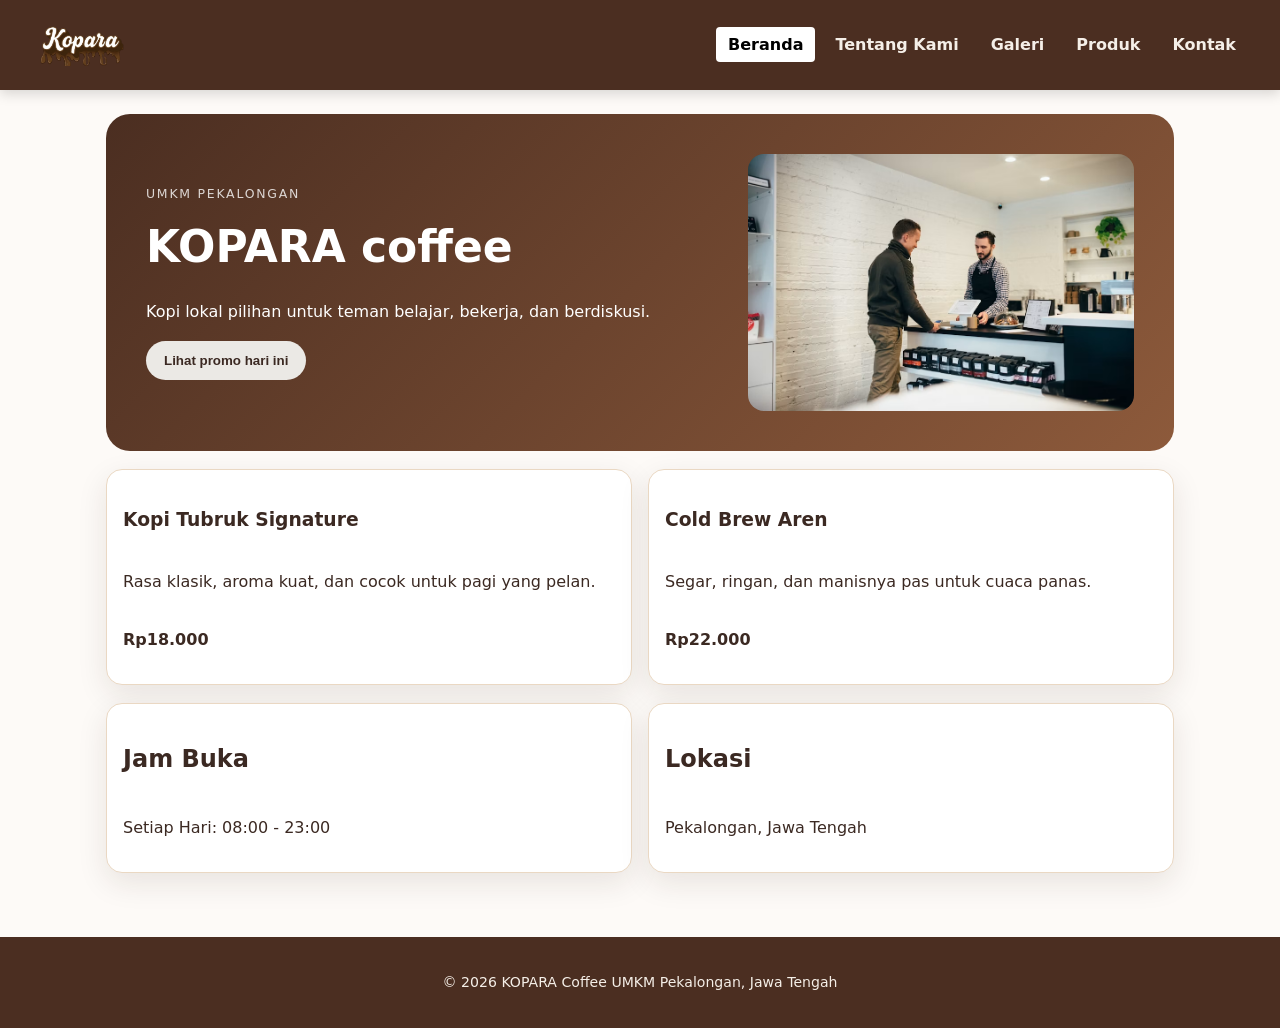
<file: index.html>
<!doctype html>
<html lang="en">
  <head>
    <meta charset="UTF-8" />
    <meta name="viewport" content="width=device-width, initial-scale=1.0" />
    <title>KOPARA_coffee</title>

    <!-- my styles -->
    <link rel="stylesheet" href="css/style.css" />
  </head>
  <body id="beranda">
    <!-- SKIP LINK -->
    <a class="skip-link" href="#main-content">Lewati navigasi, langsung ke konten</a>

    <!-- HEADER / NAVBAR SECTION START -->
    <header class="nav">
      <div class="logo-container brand">
        <img src="assets/images/logo_kopara_2-removebg-preview.png" alt="Logo KOPARA Coffee" class="nav-logo" width="707" height="353">
      </div>
      <nav aria-label="Navigasi utama">
        <ul>
          <li><a href="index.html" aria-current="page">Beranda</a></li>
          <li><a href="tentang.html">Tentang Kami</a></li>
          <li><a href="galeri.html">Galeri</a></li>
          <li><a href="produk.html">Produk</a></li>
          <li><a href="kontak.html">Kontak</a></li>
        </ul>
      </nav>
    </header>
    <!-- HEADER / NAVBAR SECTION END -->

    <!-- MAIN CONTENT SECTION START -->
    <main id="main-content" class="page">
      <!-- HERO SECTION START -->
      <section class="hero" aria-labelledby="hero-title">
        <div class="hero-content">
          <p class="eyebrow">UMKM Pekalongan</p>
          <h1 id="hero-title">KOPARA coffee</h1>
          <p class="lead">
            Kopi lokal pilihan untuk teman belajar, bekerja, dan berdiskusi.
          </p>
          <button id="promoButton" type="button" class="cta-button">
            Lihat promo hari ini
          </button>
        </div>
        <img
          class="hero-image"
          src="assets/images/tentang_kami.png"
          alt="Suasana etalase kedai kopi KOPARA Coffee dengan sajian kopi hangat"
          width="871"
          height="581"
        />
      </section>
      <!-- HERO SECTION END -->

      <!-- PRODUCTS SECTION START -->
      <section class="products" aria-labelledby="judul-produk">
        <h2 id="judul-produk" class="sr-only">Produk Unggulan</h2>
        <article class="product-card">
          <h3>Kopi Tubruk Signature</h3>
          <p>Rasa klasik, aroma kuat, dan cocok untuk pagi yang pelan.</p>
          <p><strong>Rp18.000</strong></p>
        </article>
        <article class="product-card">
          <h3>Cold Brew Aren</h3>
          <p>Segar, ringan, dan manisnya pas untuk cuaca panas.</p>
          <p><strong>Rp22.000</strong></p>
        </article>
      </section>
      <!-- PRODUCTS SECTION END -->

      <!-- INFORMASI SECTION START -->
      <section id="tentang-kami" class="products" aria-label="Informasi">
        <article class="product-card">
          <h2>Jam Buka</h2>
          <p>Setiap Hari: 08:00 - 23:00</p>
        </article>
        <article class="product-card">
          <h2>Lokasi</h2>
          <p>Pekalongan, Jawa Tengah</p>
        </article>
      </section>
      <!-- INFORMASI SECTION END -->
    </main>
    <!-- MAIN CONTENT SECTION END -->

    <!-- FOOTER SECTION START -->
    <footer>
      <p>&copy; 2026 KOPARA Coffee  UMKM Pekalongan, Jawa Tengah</p>
    </footer>
    <!-- FOOTER SECTION END -->

    <!-- SCRIPT SECTION START -->
    <script src="js/script.js"></script>
     <script src="js/app.js" defer></script>
    <!-- SCRIPT SECTION END -->
  </body>
</html>
</file>
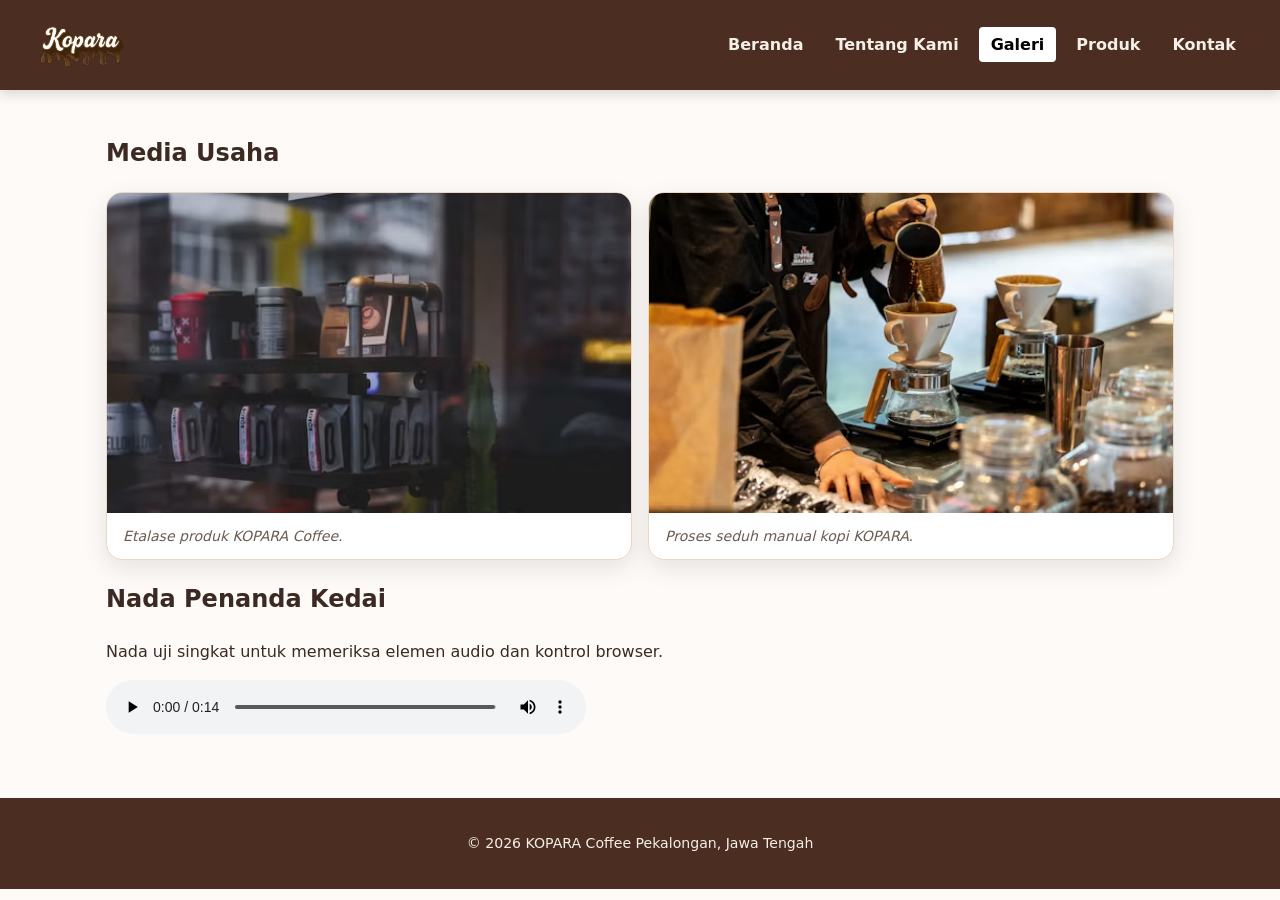
<file: galeri.html>
<!doctype html>
<html lang="id">
  <head>
    <meta charset="UTF-8" />
    <meta name="viewport" content="width=device-width, initial-scale=1.0" />
    <title>Galeri KOPARA Coffee</title>
    <link rel="stylesheet" href="css/style.css" />
  </head>

  <!-- BODY START -->
  <body>

    <!-- HEADER / NAVBAR SECTION START -->
    <header class="nav">
      <div class="logo-container brand">
        <img src="assets/images/logo_kopara_2-removebg-preview.png" alt="Logo KOPARA Coffee" class="nav-logo" width="707" height="353">
      </div>
      <nav aria-label="Navigasi utama">
        <ul>
          <li><a href="index.html">Beranda</a></li>
          <li><a href="tentang.html">Tentang Kami</a></li>
          <li><a href="galeri.html" aria-current="page">Galeri</a></li>
          <li><a href="produk.html">Produk</a></li>
          <li><a href="kontak.html">Kontak</a></li>
        </ul>
      </nav>
    </header>
    <!-- HEADER / NAVBAR SECTION END -->

    <!-- MAIN CONTENT START -->
    <main>

      <!-- GALERI FOTO SECTION START -->
      <section aria-labelledby="media-title">
        <h2 id="media-title">Media Usaha</h2>

        <div class="gallery-grid">
          <figure class="media-card">
            <img
              src="assets/images/galery_2.png"
              alt="Etalase KOPARA Coffee berisi berbagai produk kopi"
              width="500"
              height="667"
              loading="lazy"
            />
            <figcaption>Etalase produk KOPARA Coffee.</figcaption>
          </figure>

          <figure class="media-card">
            <img
              src="assets/images/galery_1.png"
              alt="Barista menuang air panas ke dripper kopi"
              width="500"
              height="333"
              loading="lazy"
            />
            <figcaption>Proses seduh manual kopi KOPARA.</figcaption>
          </figure>
        </div>
      </section>
      <!-- GALERI FOTO SECTION END -->

      <!-- AUDIO SECTION START -->
      <section aria-labelledby="audio-title">
        <h2 id="audio-title">Nada Penanda Kedai</h2>

        <p id="audio-note">
          Nada uji singkat untuk memeriksa elemen audio dan kontrol browser.
        </p>

        <audio
          controls
          aria-describedby="audio-note"
          src="assets/Audio/Audio_galeri.mp3"
        >
          Browser Anda tidak mendukung pemutar audio.
        </audio>
      </section>
      <!-- AUDIO SECTION END -->

    </main>
    <!-- MAIN CONTENT END -->

    <!-- FOOTER SECTION START -->
    <footer>
      <p>&copy; 2026 KOPARA Coffee  Pekalongan, Jawa Tengah</p>
    </footer>
    <!-- FOOTER SECTION END -->

    <!-- SCRIPT SECTION START -->
    <script src="js/app.js" defer></script>
    <!-- SCRIPT SECTION END -->

  </body>
  <!-- BODY END -->
</html>
</file>
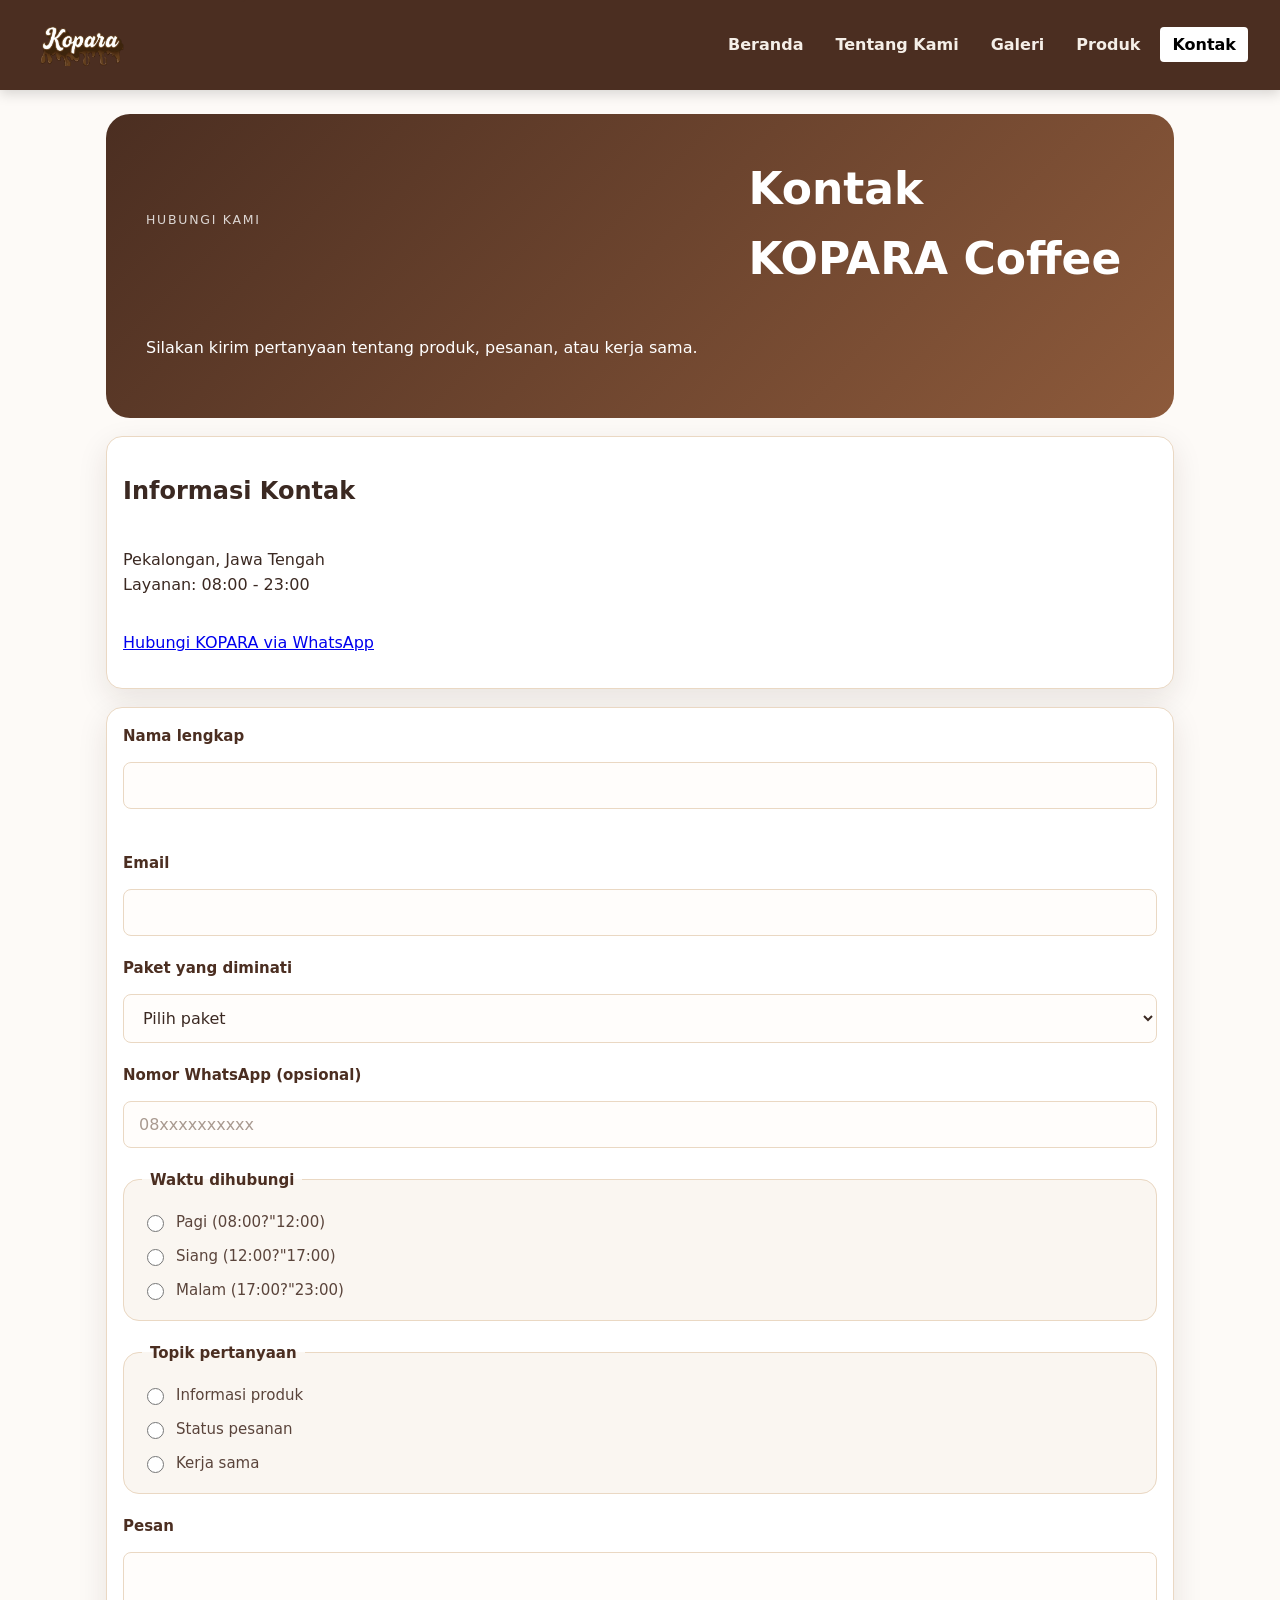
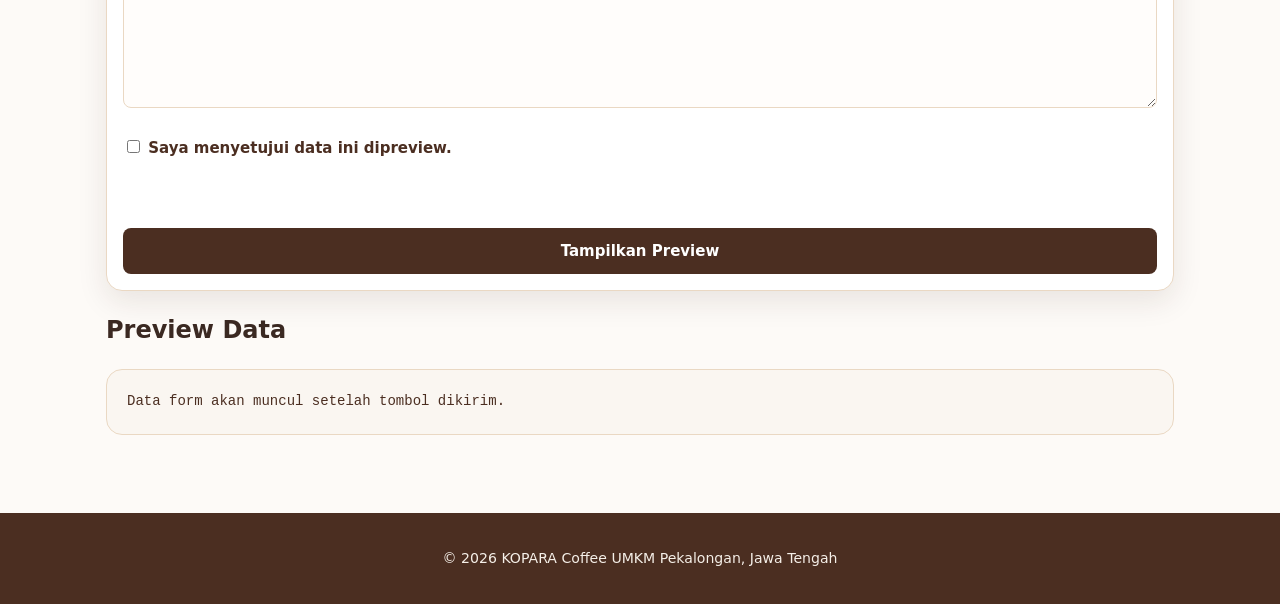
<file: kontak.html>
<!doctype html>
<html lang="id">
  <head>
    <meta charset="utf-8" />
    <meta name="viewport" content="width=device-width, initial-scale=1" />
    <title>Kontak KOPARA Coffee - Website UMKM</title>
    <link rel="stylesheet" href="css/style.css" />
    
  </head>

  <!-- BODY START -->
  <body id="kontak">
    <!-- SKIP LINK -->
    <a class="skip-link" href="#konten">Lewati ke konten utama</a>

    <!-- HEADER / NAVBAR SECTION START -->
    <header class="nav">
      <div class="logo-container brand">
        <img
          src="assets/images/logo_kopara_2-removebg-preview.png"
          alt="Logo KOPARA Coffee"
          class="nav-logo"
          width="707"
          height="353"
        />
      </div>
      <nav aria-label="Navigasi utama">
        <ul>
          <li><a href="index.html">Beranda</a></li>
          <li><a href="tentang.html">Tentang Kami</a></li>
          <li><a href="galeri.html">Galeri</a></li>
          <li><a href="produk.html">Produk</a></li>
          <li><a href="kontak.html" aria-current="page">Kontak</a></li>
        </ul>
      </nav>
    </header>
    <!-- HEADER / NAVBAR SECTION END -->

    <!-- MAIN CONTENT SECTION START -->
    <main id="konten" class="page">
      <!-- HEADER KONTAK START -->
      <section class="hero hero--single">
        <p class="eyebrow">Hubungi Kami</p>
        <h1>Kontak KOPARA Coffee</h1>
        <p class="lead">
          Silakan kirim pertanyaan tentang produk, pesanan, atau kerja sama.
        </p>
      </section>
      <!-- HEADER KONTAK END -->

      <!-- KONTAK SINGKAT SECTION START -->
      <section class="products" aria-label="Kontak">
        <article class="product-card">
          <h2>Informasi Kontak</h2>
          <p>Pekalongan, Jawa Tengah<br />Layanan: 08:00 - 23:00</p>
          <p>
            <a href="https://wa.me/6285124535510"
              >Hubungi KOPARA via WhatsApp</a
            >
          </p>
        </article>
      </section>
      <!-- KONTAK SINGKAT SECTION END -->

      <!-- FORM KONTAK SECTION START -->
      <section class="products form-section" aria-label="Formulir Kontak">
        <article class="product-card form-card">
          <!-- Formulir Kontak perubahan p12 -->
          <form id="form-kontak" action="#" method="post" novalidate>
  
            <div class="field">
              <label for="nama">Nama lengkap</label>
              <input
                id="nama"
                name="nama"
                type="text"
                autocomplete="name"
                required
                minlength="3"
                aria-describedby="nama-error"
          
              />
              <p id="nama-error" class="field-error" aria-live="polite"></p>
            </div>

            <div class="field">
              <label for="email">Email</label>
              <input
                id="email"
                name="email"
                type="email"
                autocomplete="email"
                required
              />
            </div>

            <div class="field">
              <label for="paket">Paket yang diminati</label>
              <select id="paket" name="paket" required>
                <option value="">Pilih paket</option>
                <option value="rumahan">Paket rumahan</option>
                <option value="kantor">Paket kantor</option>
                <option value="reseller">Paket reseller</option>
              </select>
            </div>

            <div class="field">
              <label for="telepon">Nomor WhatsApp (opsional)</label>
              <input
                id="telepon"
                name="telepon"
                type="tel"
                autocomplete="tel"
                pattern="[0-9+ ]{9,15}"
                placeholder="08xxxxxxxxxx"
              />
            </div>

            <fieldset>
              <legend>Waktu dihubungi</legend>
              <label
                ><input type="radio" name="waktu" value="pagi" /> Pagi
                (08:00?"12:00)</label
              >
              <label
                ><input type="radio" name="waktu" value="siang" /> Siang
                (12:00?"17:00)</label
              >
              <label
                ><input type="radio" name="waktu" value="malam" /> Malam
                (17:00?"23:00)</label
              >
            </fieldset>

            <fieldset>
              <legend>Topik pertanyaan</legend>
              <label
                ><input type="radio" name="topik" value="produk" required />
                Informasi produk</label
              >
              <label
                ><input type="radio" name="topik" value="pesanan" /> Status
                pesanan</label
              >
              <label
                ><input type="radio" name="topik" value="kerja-sama" /> Kerja
                sama</label
              >
            </fieldset>

            <div class="field">
              <label for="pesan">Pesan</label>
              <textarea
                id="pesan"
                name="pesan"
                rows="5"
                required
                minlength="10"
              ></textarea>
            </div>
            <div class="field">
         <label>
         <input type="checkbox" id="setuju" name="setuju" required />
          Saya menyetujui data ini dipreview.
         </label>
         <p id="setuju-error" class="field-error" aria-live="polite"></p>
         </div>

          <p id="form-feedback" class="form-feedback" aria-live="polite"></p>

            

            <button type="submit" class="cta-button form-submit">
              Tampilkan Preview
            </button>
          </form>
        </article>
      </section>
      <!-- FORM KONTAK SECTION END -->

      <!-- PREVIEW SECTION START -->
      <section class="preview-section" aria-labelledby="preview-title">
        <h2 id="preview-title">Preview Data</h2>
        <pre id="preview-form" aria-live="polite">
Data form akan muncul setelah tombol dikirim.</pre
        >
      </section>
      <!-- PREVIEW SECTION END -->
    </main>
    <!-- MAIN CONTENT SECTION END -->

    <!-- FOOTER SECTION START -->
    <footer>
      <p>&copy; 2026 KOPARA Coffee  UMKM Pekalongan, Jawa Tengah</p>
    </footer>
    <!-- FOOTER SECTION END -->

    <!-- SCRIPT SECTION START -->
    <script src="js/app.js" defer></script>
    <script src="js/form.js" defer></script>
    <!-- SCRIPT SECTION END --> 
  </body>
  <!-- BODY END -->
</html>
</file>
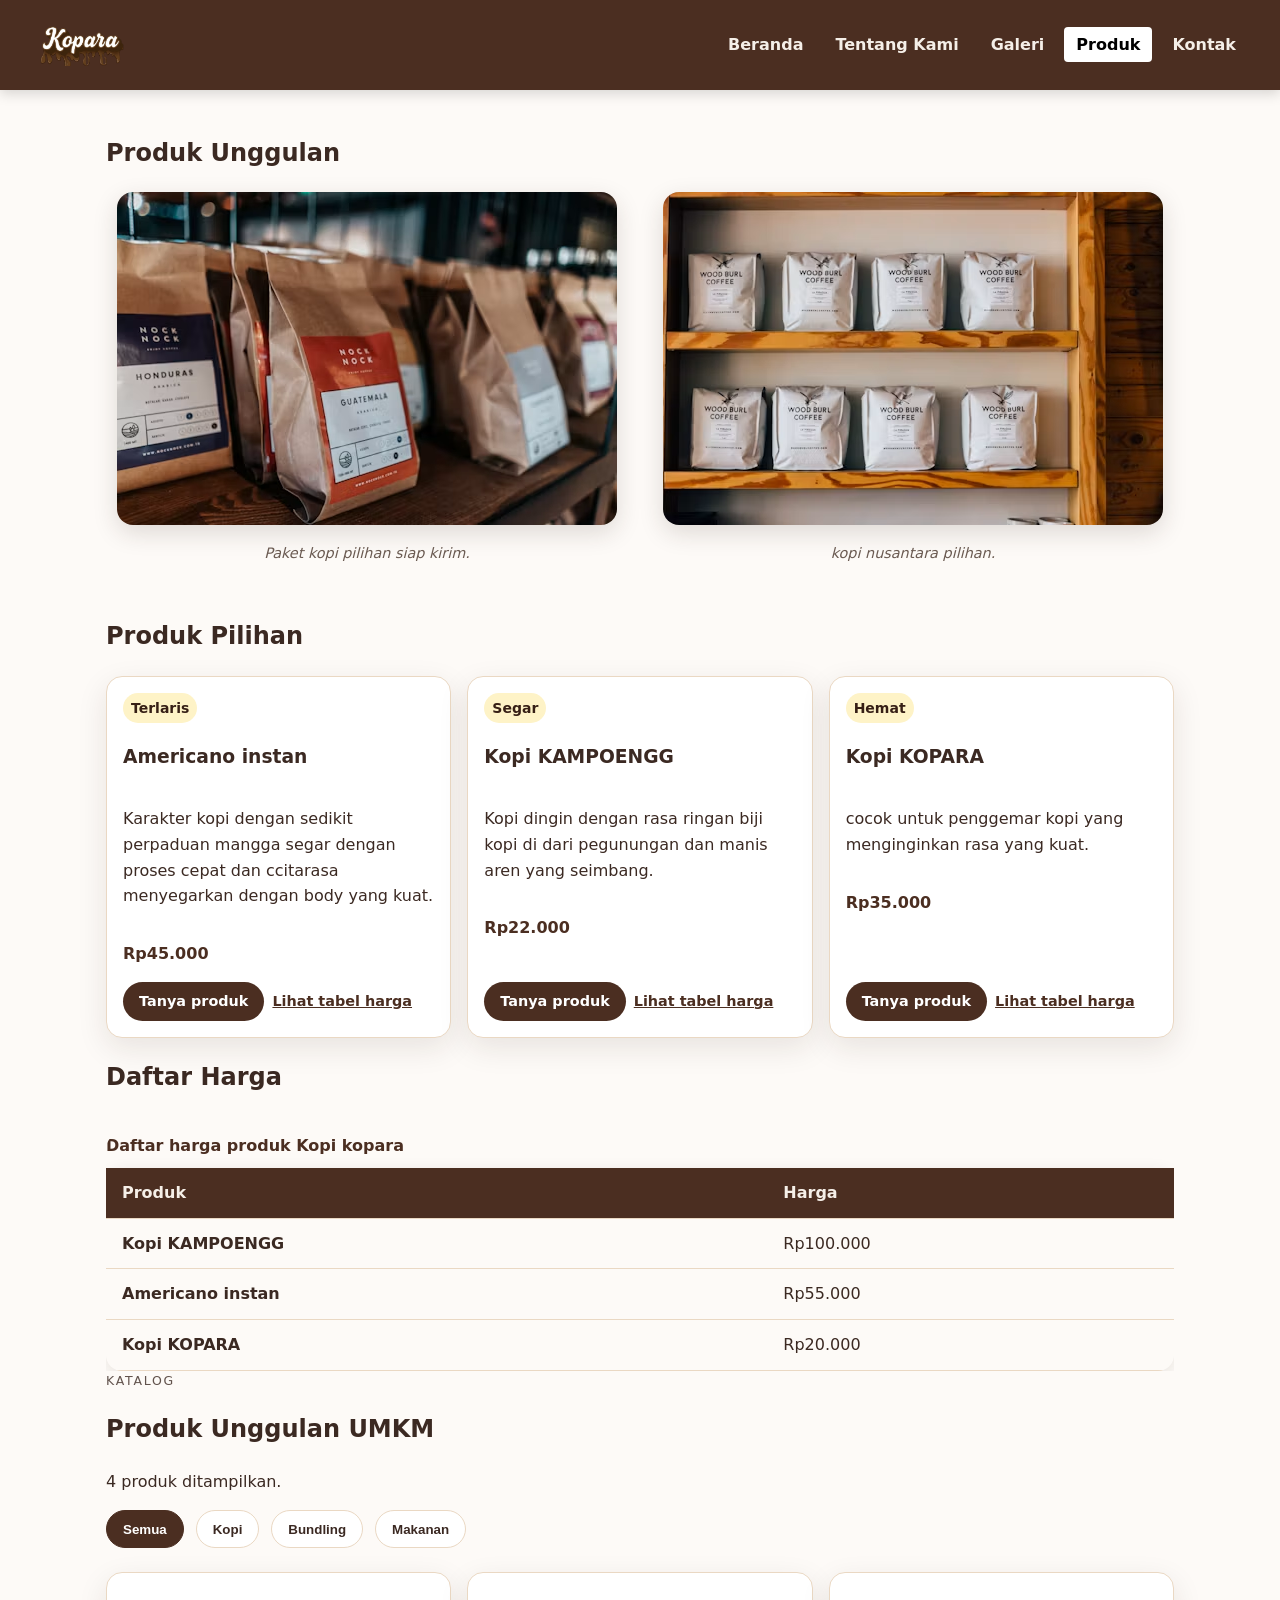
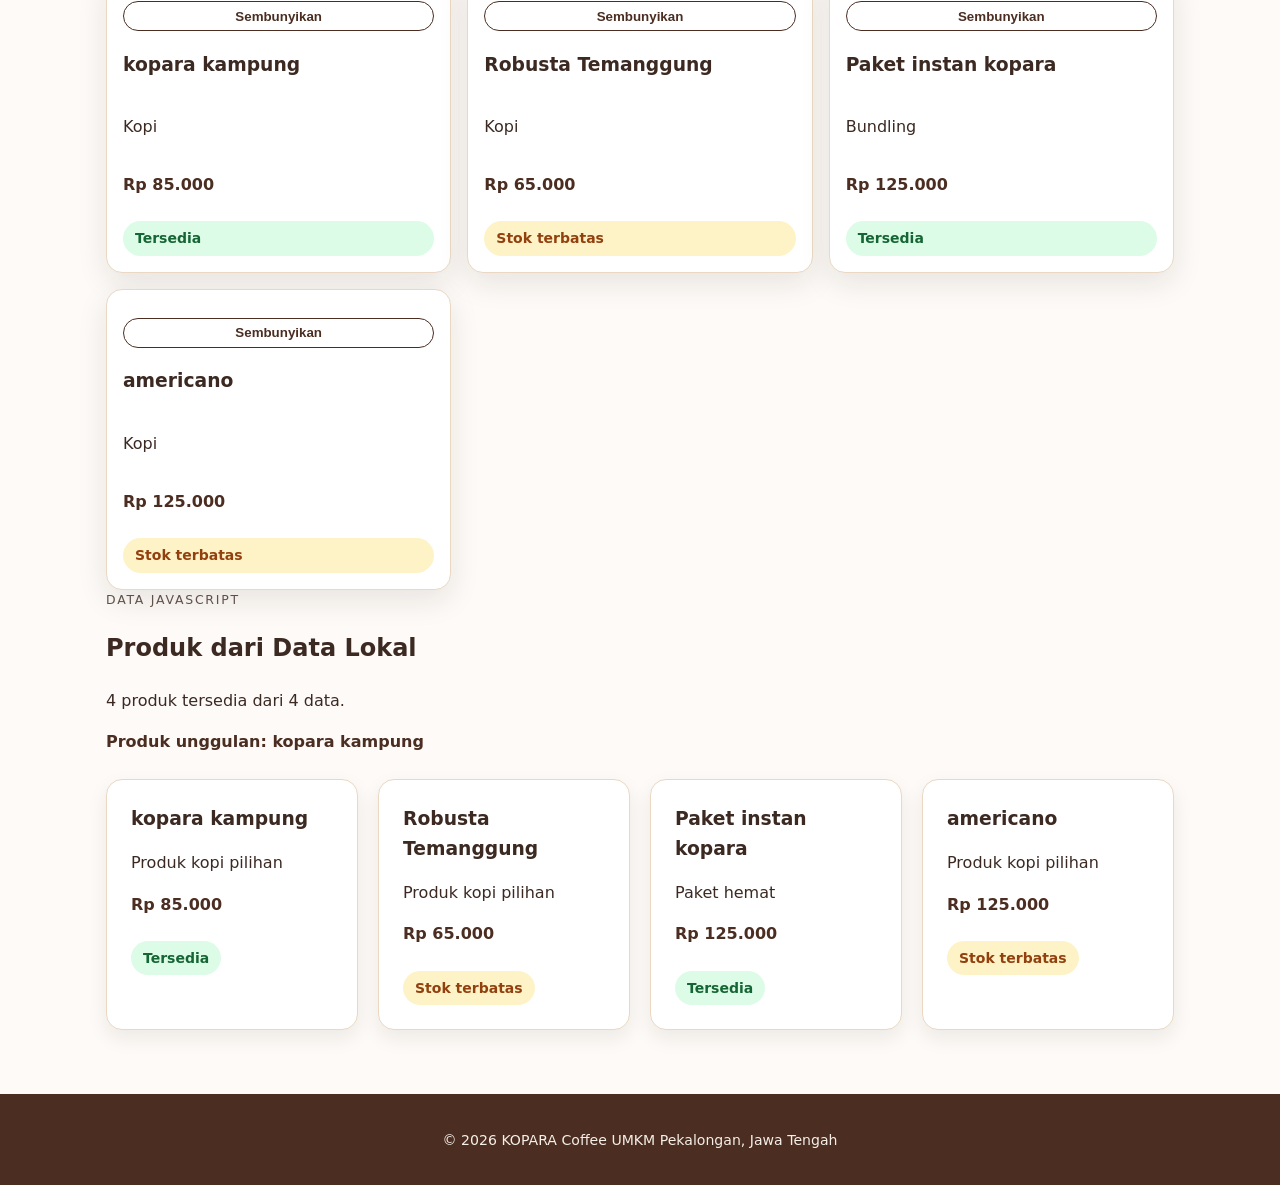
<file: produk.html>
<!DOCTYPE html>
<html lang="id">
<head>
  <meta charset="UTF-8">
  <meta name="viewport" content="width=device-width, initial-scale=1.0">
  <title>Produk kami</title>
  <link rel="stylesheet" href="css/style.css" />
</head>
<!-- BODY START -->
<body>

  <!-- HEADER / NAVBAR SECTION START -->
  <header class="nav">
    <div class="logo-container brand">
      <img src="assets/images/logo_kopara_2-removebg-preview.png" alt="Logo KOPARA Coffee" class="nav-logo" width="707" height="353">
    </div>
    <nav aria-label="Navigasi utama">
      <ul>
        <li><a href="index.html">Beranda</a></li>
        <li><a href="tentang.html">Tentang Kami</a></li>
        <li><a href="galeri.html">Galeri</a></li>
        <li><a href="produk.html" aria-current="page">Produk</a></li>
        <li><a href="kontak.html">Kontak</a></li>
      </ul>
    </nav>
  </header>
  <!-- HEADER / NAVBAR SECTION END -->

  <!-- MAIN CONTENT START -->
  <main>

    <!-- PRODUK UNGGULAN SECTION START -->
    <section id="produk">
      <h2>Produk Unggulan</h2>

      <div class="produk-list">
        <figure class="produk-figure">
          <img
            src="assets/images/produk_1.png"
            alt="Kemasan produk kopi lokal"
            width="500"
            height="333"
            loading="lazy"
          >
          <figcaption>Paket kopi pilihan siap kirim.</figcaption>
        </figure>

        <figure class="produk-figure">
          <img
            src="assets/images/produk_2.png"
            alt="produk kopi nusantara pilihan"
            width="500"
            height="333"
            loading="lazy"
          >
          <figcaption>kopi nusantara pilihan.</figcaption>
        </figure>
      </div>
    </section>
    <!-- PRODUK UNGGULAN SECTION END -->

    <!-- PRODUK PILIHAN SECTION START -->
    <section aria-labelledby="produk-pilihan-title">
      <h2 id="produk-pilihan-title">Produk Pilihan</h2>

      <div class="product-grid">
        <article class="product-card">
          <span class="product-badge">Terlaris</span>
          <h3>Americano instan</h3>
          <p>Karakter kopi dengan sedikit perpaduan mangga segar dengan proses cepat dan ccitarasa menyegarkan dengan body yang kuat.</p>
          <p class="price">Rp45.000</p>
          <div class="card-actions">
            <a class="button" href="kontak.html">Tanya produk</a>
            <a href="#harga-title">Lihat tabel harga</a>
          </div>
        </article>

        <article class="product-card">
          <span class="product-badge">Segar</span>
          <h3>Kopi KAMPOENGG</h3>
          <p>Kopi dingin dengan rasa ringan biji kopi di dari pegunungan dan manis aren yang  seimbang.</p>
          <p class="price">Rp22.000</p>
          <div class="card-actions">
            <a class="button" href="kontak.html">Tanya produk</a>
            <a href="#harga-title">Lihat tabel harga</a>
          </div>
        </article>

        <article class="product-card">
          <span class="product-badge">Hemat</span>
          <h3>Kopi KOPARA</h3>
          <p>cocok untuk penggemar kopi yang menginginkan rasa yang kuat.</p>
          <p class="price">Rp35.000</p>
          <div class="card-actions">
            <a class="button" href="kontak.html">Tanya produk</a>
            <a href="#harga-title">Lihat tabel harga</a>
          </div>
        </article>
      </div>
    </section>
    <!-- PRODUK PILIHAN SECTION END -->

    <!-- DAFTAR HARGA SECTION START -->
    <section id="harga">
      <h2 id="harga-title">Daftar Harga</h2>

      <div class="table-scroll" role="region" aria-labelledby="daftar-harga-caption" tabindex="0">
        <table class="tabel-harga">
          <caption id="daftar-harga-caption">Daftar harga produk Kopi kopara</caption>

          <thead>
            <tr>
              <th scope="col">Produk</th>
              <th scope="col">Harga</th>
            </tr>
          </thead>

          <tbody>
            <tr>
              <th scope="row">Kopi KAMPOENGG</th>
              <td>Rp100.000</td>
            </tr>
          </tbody>

          <tbody>
            <tr>
              <th scope="row">Americano instan </th>
              <td>Rp55.000</td>
            </tr>
          </tbody>

          <tbody>
            <tr>
              <th scope="row">Kopi KOPARA</th>
              <td>Rp20.000</td>
            </tr>
          </tbody>

        </table>
      </div>
    </section>
    <!-- DAFTAR HARGA SECTION END -->

    <!-- PRODUK DARI DATA JAVASCRIPT SECTION START -->

<!-- p11 start -->
<section class="product-section" aria-labelledby="produk-title">
  <div class="section-heading">
    <p class="eyebrow">Katalog</p>
    <h2 id="produk-title">Produk Unggulan UMKM</h2>
    <p id="produk-status" class="produk-status">Produk belum dimuat.</p>
  </div>
  <div class="filter-bar" aria-label="Filter kategori produk">
    <button type="button" class="filter-button is-active" data-filter="Semua">Semua</button>
    <button type="button" class="filter-button" data-filter="Kopi">Kopi</button>
    <button type="button" class="filter-button" data-filter="Bundling">Bundling</button>
    <button type="button" class="filter-button" data-filter="Makanan">Makanan</button>
  </div>
  <div id="produk-grid" class="product-grid" aria-live="polite"></div>
</section>


<!-- p11 end -->

<!-- p10 start -->

    <section class="section" aria-labelledby="produk-dinamis-title">
  <div class="section-header">
    <p class="eyebrow">Data JavaScript</p>
    <h2 id="produk-dinamis-title">Produk dari Data Lokal</h2>
    <p id="produk-ringkasan">Data produk akan dimuat melalui JavaScript.</p>
    <p id="produk-unggulan">Produk unggulan akan ditentukan melalui JavaScript.</p>
  </div>
  <div id="produk-dinamis" class="js-product-grid"></div>
  
</section>

<!-- p10 end -->

    <!-- PRODUK DARI DATA JAVASCRIPT SECTION END -->

  </main>
  <!-- MAIN CONTENT END -->

  <!-- FOOTER SECTION START -->
  <footer>
    <p>&copy; 2026 KOPARA Coffee UMKM Pekalongan, Jawa Tengah</p>
  </footer>
  <!-- FOOTER SECTION END -->

  <!-- SCRIPT SECTION START -->
  <script src="js/app.js" defer></script>
  <!-- SCRIPT SECTION END -->

</body>
<!-- BODY END -->
</html>
</file>
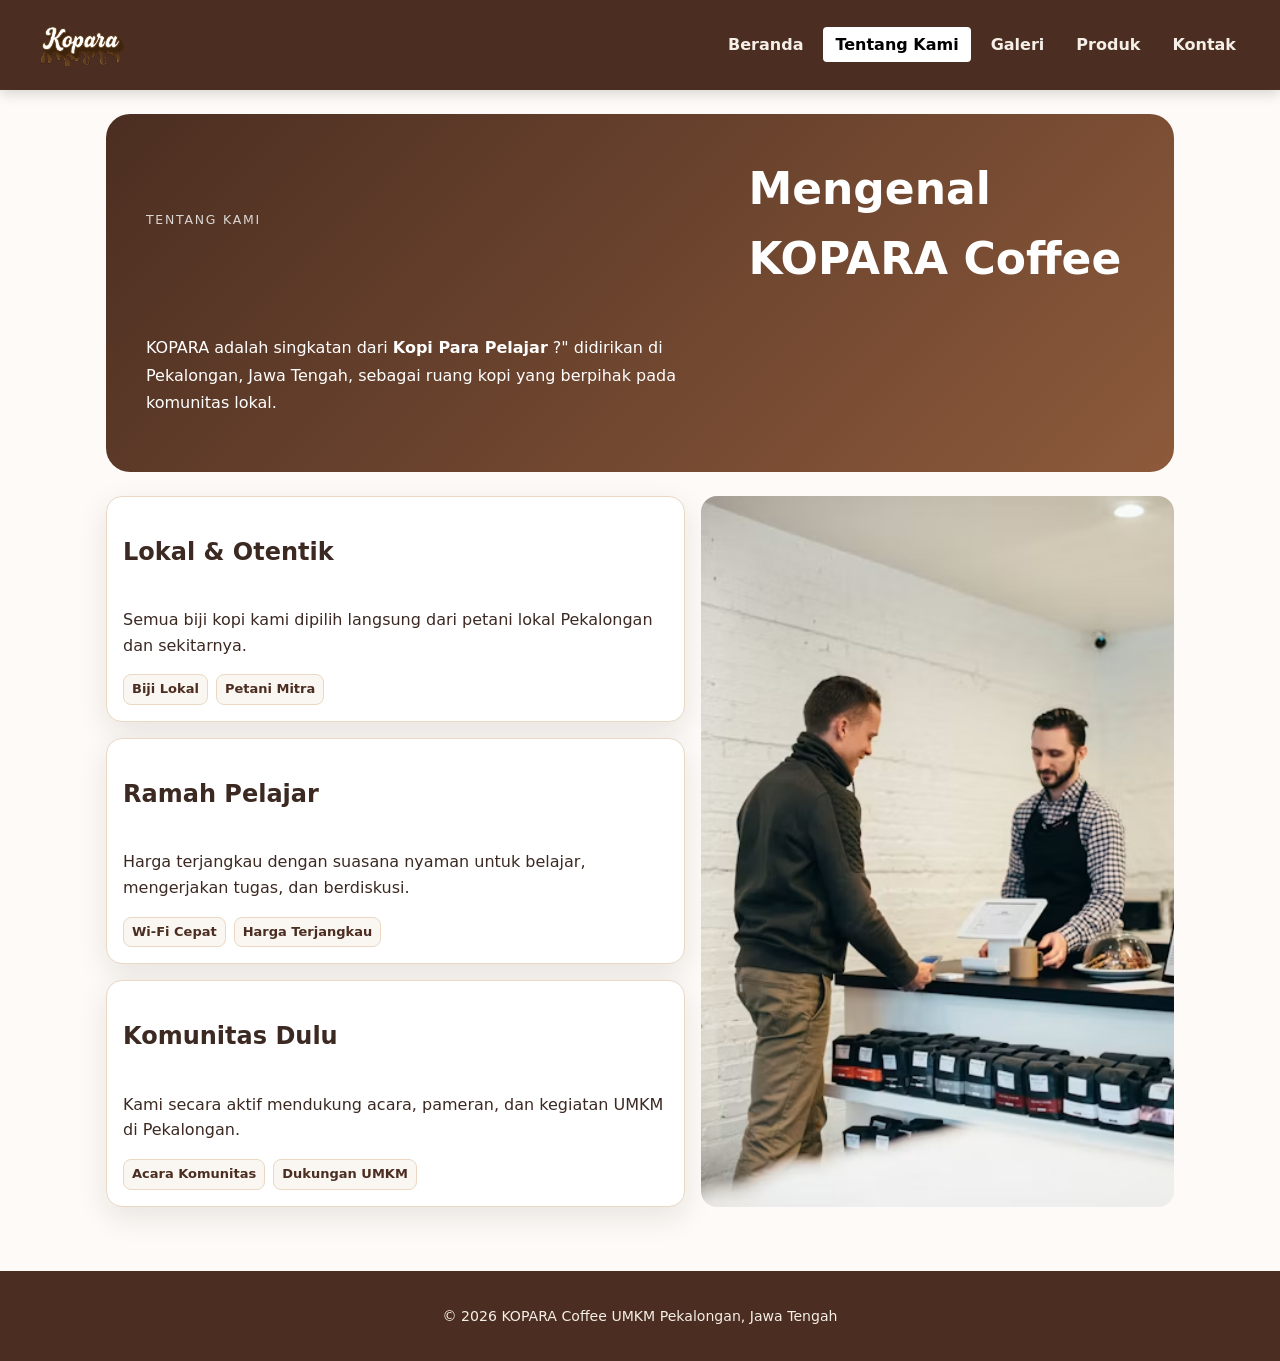
<file: tentang.html>
<!doctype html>
<html lang="id">
  <head>
    <meta charset="UTF-8" />
    <meta name="viewport" content="width=device-width, initial-scale=1.0" />
    <title>Tentang Kami ?" KOPARA Coffee</title>

    <!-- my styles -->
    <link rel="stylesheet" href="css/style.css" />
  </head>
  <body>
    <!-- SKIP LINK -->
    <a class="skip-link" href="#main-content">Lewati navigasi, langsung ke konten</a>

    <!-- HEADER / NAVBAR SECTION START -->
    <header class="nav">
      <div class="logo-container brand">
        <img src="assets/images/logo_kopara_2-removebg-preview.png" alt="Logo KOPARA Coffee" class="nav-logo" width="707" height="353">
      </div>
      <nav aria-label="Navigasi utama">
        <ul>
          <li><a href="index.html">Beranda</a></li>
          <li><a href="tentang.html" aria-current="page">Tentang Kami</a></li>
          <li><a href="galeri.html">Galeri</a></li>
          <li><a href="produk.html">Produk</a></li>
          <li><a href="kontak.html">Kontak</a></li>
        </ul>
      </nav>
    </header>
    <!-- HEADER / NAVBAR SECTION END -->

    <!-- MAIN CONTENT SECTION START -->
    <main id="main-content" class="page">

      <!-- PROFIL SECTION START -->
      <section class="hero hero--single" aria-labelledby="judul-tentang">
        <p class="eyebrow">Tentang Kami</p>
        <h1 id="judul-tentang">Mengenal KOPARA Coffee</h1>
        <p class="lead">
          KOPARA adalah singkatan dari <strong>Kopi Para Pelajar</strong> ?"
          didirikan di Pekalongan, Jawa Tengah, sebagai ruang kopi yang
          berpihak pada komunitas lokal.
        </p>
      </section>
      <!-- PROFIL SECTION END -->

      <!-- NILAI & ETALASE SECTION START -->
      <section class="about-grid" aria-label="Nilai dan etalase KOPARA Coffee">
        <article class="product-card about-card about-card--1">
          <h2>Lokal &amp; Otentik</h2>
          <p>
            Semua biji kopi kami dipilih langsung dari petani lokal
            Pekalongan dan sekitarnya.
          </p>
          <div class="about-tags">
            <span class="about-tag">Biji Lokal</span>
            <span class="about-tag">Petani Mitra</span>
          </div>
        </article>

        <article class="product-card about-card about-card--2">
          <h2>Ramah Pelajar</h2>
          <p>
            Harga terjangkau dengan suasana nyaman untuk belajar,
            mengerjakan tugas, dan berdiskusi.
          </p>
          <div class="about-tags">
            <span class="about-tag">Wi-Fi Cepat</span>
            <span class="about-tag">Harga Terjangkau</span>
          </div>
        </article>

        <article class="product-card about-card about-card--3">
          <h2>Komunitas Dulu</h2>
          <p>
            Kami secara aktif mendukung acara, pameran, dan kegiatan
            UMKM di Pekalongan.
          </p>
          <div class="about-tags">
            <span class="about-tag">Acara Komunitas</span>
            <span class="about-tag">Dukungan UMKM</span>
          </div>
        </article>

        <figure class="about-media">
          <img
            src="assets/images/tentang_kami.png"
            alt="Etalase kopi KOPARA yang menampilkan tiga pilihan minuman kopi dengan uap hangat"
            class="etalase-img"
            width="871"
            height="581"
            loading="lazy"
          />
        </figure>
      </section>
      <!-- NILAI & ETALASE SECTION END -->

    </main>
    <!-- MAIN CONTENT SECTION END -->

    <!-- FOOTER SECTION START -->
    <footer>
      <p>&copy; 2026 KOPARA Coffee UMKM Pekalongan, Jawa Tengah</p>
    </footer>
    <!-- FOOTER SECTION END -->

    <!-- SCRIPT SECTION START -->
     <script src="js/app.js" defer></script>
    <!-- SCRIPT SECTION END -->
  </body>
</html>
</file>
<file: css/style.css>
/* ==========================================================
   css/style.css — KOPARA Coffee
   Identitas Brand: UMKM Kopi Para Pelajar (Pekalongan, Jawa Tengah)
   ========================================================== */
:root {
  
  --color-primary: #4b2e21;           
  --color-primary-hover: #6b4634;     
  --color-primary-strong: #361f15;    
  --color-text: #3b2922;              
  --color-muted: #6b5b52;             
  --color-bg: #fdfaf7;                
  --color-surface: #ffffff;           
  --color-surface-alt: #faf6f1;       
  --color-border: #ead8c3;            
  --color-focus: #ffd166;             
  --color-focus-form: #c89b72;       
  --color-text-on-primary: #f5efe8;   
  --color-gradient-start: #4b2e21;    
  --color-gradient-end: #8d5a3b;      

  
  --space-xs: 4px;                    
  --space-sm: 8px;                    
  --space-md: 16px;                   
  --space-lg: 24px;                   
  --space-xl: 36px;                  
  --space-1: var(--space-xs);         
  --space-2: var(--space-sm);         
  --space-3: var(--space-md);         
  --space-4: var(--space-lg);         

  --radius-sm: 8px;                  
  --radius-md: 16px;                  
  --radius-lg: 24px;                  
  --radius-pill: 999px;               

  /* --- Token Tipografi & Transisi --- */
  --font-family-base: system-ui, -apple-system, "Segoe UI", Roboto, Helvetica, Arial, sans-serif;
  --transition-fast: 0.2s ease;
  --transition-normal: 0.3s ease;
}

/* ==========================================================
   2. VARIASI TEMA: WARM ARTISAN / KOPI PELAJAR HANGAT
  
   ========================================================== */
:root[data-theme="warm-artisan"],
body.theme-warm-artisan {
  
  --color-primary: #5c3520;           
  --color-primary-hover: #784528;    
  --color-primary-strong: #3f2213;    
  --color-bg: #f8f4ec;               
  --color-surface-alt: #f1e6d4;      
  --color-border: #dcc8b1;          
  --color-focus: #f59e0b;            

  
  --radius-sm: 10px;                  
  --radius-md: 20px;                  
  --space-md: 18px;                   
}

/* ==========================================================
   3. BASELINE, BOX-SIZING & RESET TIPOGRAFI
   ========================================================== */
/* Baseline box-sizing universal untuk memastikan perhitungan ukuran box konsisten */
*,
*::before,
*::after {
  box-sizing: border-box;
}

/* Tipografi dasar dan latar belakang halaman */
body {
  margin: 0;
  font-family: var(--font-family-base);
  font-size: 1rem;
  line-height: 1.6;
  color: var(--color-text);
  background-color: var(--color-bg);
}

img {
  max-width: 100%;
  height: auto;
}

/* Kontainer utama halaman agar tata letak konsisten di seluruh halaman */
main,
.page {
  max-width: 1100px;
  margin: 0 auto;
  padding: var(--space-lg) var(--space-md);
}

/* ----------------------------------------------------------
   SKIP LINK (Aksesibilitas Navigasi Keyboard)
   ---------------------------------------------------------- */
.skip-link {
  position: absolute;
  top: -40px;
  left: 0;
  background: var(--color-primary);
  color: #fff;
  padding: var(--space-sm) var(--space-md);
  border-radius: 0 0 var(--radius-sm) 0;
  font-weight: 700;
  z-index: 100;
  transition: top var(--transition-fast);
}
.skip-link:focus {
  top: 0;
}

/* ----------------------------------------------------------
   NAVIGATION / HEADER
   ---------------------------------------------------------- */
.nav {
  background: var(--color-primary);
  padding: var(--space-md) var(--space-md);
  display: flex;
  flex-direction: column;
  gap: var(--space-3);
  align-items: flex-start;
  box-shadow: 0 4px 12px rgba(0, 0, 0, 0.15);
}

.brand {
  margin-bottom: 0;
}

.nav-logo {
  height: 50px;
  width: auto;
  object-fit: contain;
}

.nav ul {
  list-style: none;
  margin: 0;
  padding: 0;
  display: flex;
  flex-direction: column;
  gap: var(--space-2);
  flex-wrap: wrap;
}

.nav li {
  margin: 0;
}

nav a {
  color: var(--color-text-on-primary);
  text-decoration: none;
  font-weight: 600;
  font-size: 1rem;
  border-radius: 4px;
  padding: var(--space-sm) 12px;
  transition:
    background-color var(--transition-normal),
    color var(--transition-normal);
}

nav a:hover,
nav a:focus {
  text-decoration: none;
  background-color: var(--color-text-on-primary);
  color: var(--color-primary);
}

/* Penanda halaman aktif (active page indicator) */
nav a[aria-current="page"],
nav a.active,
nav a[aria-current="page"]:hover,
nav a.active:hover {
  background-color: #ffffff;
  color: #000000;
}

/* ----------------------------------------------------------
   FOCUS INDICATOR (Keyboard Navigation)
   ---------------------------------------------------------- */
a:focus-visible,
button:focus-visible {
  outline: 3px solid var(--color-focus);
  outline-offset: 3px;
  border-radius: 4px;
}

/* Indikator fokus tambahan untuk kontrol formulir & audio */
input:focus-visible,
select:focus-visible,
textarea:focus-visible,
audio:focus-visible {
  outline: 3px solid var(--color-focus);
  outline-offset: 2px;
}

/* ----------------------------------------------------------
   HERO SECTION
   ---------------------------------------------------------- */
.hero {
  display: grid;
  grid-template-columns: 1fr;
  gap: var(--space-lg);
  align-items: center;
  border-radius: var(--radius-lg);
  background: linear-gradient(135deg, var(--color-gradient-start), var(--color-gradient-end));
  color: white;
  padding: clamp(1.25rem, 4vw, 2.5rem);
}

.hero--single {
  grid-template-columns: 1fr;
}

.hero-content {
  display: flex;
  flex-direction: column;
}

.hero-image {
  width: 100%;
  height: auto;
  border-radius: var(--radius-md);
}

.eyebrow {
  margin: 0 0 var(--space-sm);
  text-transform: uppercase;
  letter-spacing: 0.14em;
  font-size: 0.78rem;
  opacity: 0.8;
}

h1 {
  margin: 0;
  font-size: clamp(1.75rem, 1.2rem + 2.5vw, 2.75rem);
}

.lead {
  max-width: 560px;
  line-height: 1.7;
}

.cta-button {
  border: 0;
  border-radius: var(--radius-pill);
  background: #ebe9e5;
  color: var(--color-text);
  padding: 12px 18px;
  font-weight: 700;
  cursor: pointer;
  align-self: flex-start;
}

/* ----------------------------------------------------------
   PRODUCTS / CARDS GRID
   ---------------------------------------------------------- */
.products {
  display: grid;
  grid-template-columns: repeat(auto-fit, minmax(220px, 1fr));
  gap: var(--space-md);
  margin-top: 18px;
}

.product-card {
  display: flex;
  flex-direction: column;
  position: relative;
  border: 1px solid var(--color-border);
  border-radius: var(--radius-md);
  background: var(--color-surface);
  padding: var(--space-md);
  box-shadow: 0 10px 30px rgb(47 33 24 / 10%);
}

.product-badge {
  align-self: flex-start;
  padding: 0.25rem var(--space-sm);
  color: var(--color-primary-strong);
  font-size: 0.875rem;
  font-weight: 800;
  background: #fef3c7;
  border-radius: 999px;
}

.card-actions {
  display: flex;
  gap: var(--space-sm);
  align-items: center;
  flex-wrap: wrap;
  margin-top: auto;
}

/* ----------------------------------------------------------
   ETALASE IMAGE
   ---------------------------------------------------------- */
.etalase-img {
  display: block;
  width: 100%;
  max-width: 480px;
  height: auto;
  margin: var(--space-lg) auto 0;
  border-radius: var(--radius-md);
}

/* ----------------------------------------------------------
   FOOTER
   ---------------------------------------------------------- */
footer {
  background: var(--color-primary);
  color: var(--color-text-on-primary);
  text-align: center;
  padding: 20px var(--space-lg);
  margin-top: 40px;
  font-size: 0.88rem;
}

/* ----------------------------------------------------------
   SCREEN READER ONLY (Visually Hidden)
   ---------------------------------------------------------- */
.sr-only {
  position: absolute;
  width: 1px;
  height: 1px;
  padding: 0;
  margin: -1px;
  overflow: hidden;
  clip: rect(0, 0, 0, 0);
  white-space: nowrap;
  border: 0;
}

/* ----------------------------------------------------------
   HALAMAN PRODUK (produk.html)
   ---------------------------------------------------------- */

/* --- Produk unggulan --- */
.produk-list {
  display: flex;
  gap: var(--space-lg);
  flex-wrap: wrap;
}

.produk-figure {
  flex: 1;
  min-width: 280px;
  margin: 0 0 32px;
  text-align: center;
}

.produk-figure img {
  max-width: 100%;
  height: auto;
  border-radius: var(--radius-md);
  box-shadow: 0 8px 24px rgb(47 33 24 / 15%);
}

.produk-figure figcaption {
  margin-top: 10px;
  color: var(--color-muted);
  font-size: 0.9rem;
  font-style: italic;
}

/* --- Grid produk pilihan --- */
.product-grid,
.gallery-grid {
  display: grid;
  grid-template-columns: 1fr;
  gap: var(--space-md);
}

.price {
  font-weight: 700;
  color: var(--color-primary);
}

.button {
  display: inline-block;
  border: 0;
  border-radius: var(--radius-pill);
  background: var(--color-primary);
  color: #ffffff;
  padding: var(--space-sm) var(--space-md);
  font-weight: 600;
  text-decoration: none;
  cursor: pointer;
  transition: background-color var(--transition-fast);
}

.button:hover {
  background: var(--color-primary-hover);
}

.card-actions a {
  color: var(--color-primary);
  font-weight: 600;
  font-size: 0.9rem;
}

.card-actions a.button {
  color: #ffffff;
}

/* --- Pembungkus scroll tabel --- */
.table-scroll {
  max-width: 100%;
  overflow-x: auto;
}

.table-scroll:focus-visible {
  outline: 3px solid var(--color-focus);
  outline-offset: 3px;
  border-radius: var(--radius-md);
}

.table-scroll table {
  min-width: 40rem;
}

/* --- Tabel harga produk --- */
.tabel-harga {
  width: 100%;
  border-collapse: collapse;
  margin-top: var(--space-md);
  border-radius: var(--radius-md);
  overflow: hidden;
  box-shadow: 0 4px 16px rgb(47 33 24 / 10%);
}

.tabel-harga caption {
  margin-bottom: 10px;
  font-weight: 700;
  font-size: 1rem;
  text-align: left;
  color: var(--color-primary);
}

.tabel-harga thead {
  background: var(--color-primary);
  color: var(--color-text-on-primary);
}

.tabel-harga th,
.tabel-harga td {
  padding: 12px var(--space-md);
  text-align: left;
  border-bottom: 1px solid var(--color-border);
}

.tabel-harga tbody tr:nth-child(even) {
  background: var(--color-surface-alt);
}

.tabel-harga tbody tr:hover {
  background: #f5e6d8;
  transition: background var(--transition-fast);
}

/* ----------------------------------------------------------
   HALAMAN GALERI (galeri.html)
   ---------------------------------------------------------- */

/* --- Grid galeri foto --- */
.gallery-grid {
  margin-top: 20px;
}

/* warna font section galery */
header h1 {
  color: #e6d8d8;
}

/* --- Kartu media (figure) --- */
.media-card {
  margin: 0;
  background: var(--color-surface);
  border: 1px solid var(--color-border);
  border-radius: var(--radius-md);
  overflow: hidden;
  box-shadow: 0 8px 24px rgba(41, 23, 23, 0.1);
  transition:
    transform var(--transition-fast),
    box-shadow var(--transition-fast);
}

.media-card:hover {
  transform: translateY(-4px);
  box-shadow: 0 14px 32px rgb(47 33 24 / 18%);
}

.media-card img {
  display: block;
  width: 100%;
  height: 320px;
  object-fit: cover;
}

/* --- Keterangan gambar --- */
.media-card figcaption {
  padding: 12px var(--space-md);
  color: var(--color-muted);
  font-size: 0.88rem;
  font-style: italic;
}

/* --- Pemutar audio --- */
audio {
  display: block;
  width: 100%;
  max-width: 480px;
  margin-top: var(--space-md);
  border-radius: var(--radius-sm);
  accent-color: var(--color-primary);
}

/* ----------------------------------------------------------
   HALAMAN TENTANG KAMI (tentang.html)
   ---------------------------------------------------------- */
.about-grid {
  display: grid;
  grid-template-areas:
    "card1"
    "card2"
    "card3"
    "image";
  grid-template-columns: 1fr;
  gap: var(--space-md);
  align-items: stretch;
  margin-top: var(--space-lg);
}

.about-card--1 {
  grid-area: card1;
}

.about-card--2 {
  grid-area: card2;
}

.about-card--3 {
  grid-area: card3;
}

.about-media {
  grid-area: image;
  margin: 0;
  display: flex;
}

.about-media .etalase-img {
  width: 100%;
  height: 100%;
  object-fit: cover;
  margin: 0;
  border-radius: var(--radius-md);
}

.about-card {
  display: flex;
  flex-direction: column;
}

.about-tags {
  display: flex;
  gap: var(--space-sm);
  flex-wrap: wrap;
  margin-top: auto;
}

.about-tag {
  font-size: 0.8125rem;
  font-weight: 600;
  padding: 0.25rem var(--space-sm);
  background: var(--color-surface-alt);
  color: var(--color-primary);
  border-radius: var(--radius-sm);
  border: 1px solid var(--color-border);
}

/* ----------------------------------------------------------
   HALAMAN FORM & KONTAK (kontak.html)
   ---------------------------------------------------------- */

.field {
  margin-bottom: var(--space-md);
}
.field label {
  display: block;
  margin-bottom: 6px;
}
fieldset {
  margin: 0 0 var(--space-md);
}
#preview-form {
  padding: var(--space-md);
  white-space: pre-wrap;
  background: white;
  border: 1px solid #dccbbc;
}

/* ==========================================================
FORM KONTAK ?" KOPARA Coffee
========================================================== */

#form-kontak {
display: flex;
flex-direction: column;
gap: 20px;
}

/* Field */
#form-kontak .field {
margin-bottom: 0 !important;
}

/* Label */
#form-kontak label,
#form-kontak legend {
color: var(--color-primary);
font-weight: 600;
font-size: 15px;
}

/* Input, Select, Textarea */
#form-kontak input[type="text"],
#form-kontak input[type="email"],
#form-kontak input[type="tel"],
#form-kontak select,
#form-kontak textarea {
width: 100%;
box-sizing: border-box;
margin-top: 8px;
padding: 13px 15px;
border: 1px solid var(--color-border);
border-radius: var(--radius-sm);
background: #fffdfb;
color: var(--color-text);
font-family: inherit;
font-size: 16px;
outline: none;
transition: border-color var(--transition-fast), box-shadow var(--transition-fast),
background-color var(--transition-fast);
}

/* Fokus keyboard / klik */
#form-kontak input:focus,
#form-kontak select:focus,
#form-kontak textarea:focus {
border-color: var(--color-primary-hover);
background: #ffffff;
box-shadow: 0 0 0 3px rgba(139, 94, 60, 0.2);
}

/* Placeholder */
#form-kontak input::placeholder,
#form-kontak textarea::placeholder {
color: #a99a90;
}

/* Textarea */
#form-kontak textarea {
min-height: 130px;
resize: vertical;
line-height: 1.6;
}

/* Fieldset */
#form-kontak fieldset {
margin: 0 !important;
padding: 18px;
border: 1px solid var(--color-border) !important;
border-radius: var(--radius-md) !important;
background: var(--color-surface-alt);
}

/* Legend */
#form-kontak legend {
padding: 0 var(--space-sm);
}

/* Radio */
#form-kontak fieldset label {
display: flex !important;
align-items: center;
gap: 9px;
margin-bottom: 10px !important;
color: #5a443b;
font-weight: 400;
cursor: pointer;
}

#form-kontak fieldset label:last-child {
margin-bottom: 0 !important;
}

#form-kontak input[type="radio"] {
width: 17px;
height: 17px;
accent-color: var(--color-primary-hover);
cursor: pointer;
}

/* Tombol Submit */
#form-kontak button[type="submit"] {
width: 100% !important;
padding: 14px 20px;
border: none;
border-radius: var(--radius-sm);
background: var(--color-primary);
color: #ffffff;
font-family: inherit;
font-size: 15px;
font-weight: 600;
cursor: pointer;
transition: transform var(--transition-fast), background-color var(--transition-fast),
box-shadow var(--transition-fast);
}

#form-kontak button[type="submit"]:hover {
background: var(--color-primary-hover);
transform: translateY(-2px);
box-shadow: 0 6px 16px rgba(75, 46, 33, 0.2);
}

#form-kontak button[type="submit"]:focus-visible {
outline: 3px solid var(--color-focus-form);
outline-offset: 3px;
}

#form-kontak button[type="submit"]:active {
transform: translateY(0);
}

/* ==========================================================
PREVIEW DATA
========================================================== */

#preview-form {
margin-top: var(--space-md);
padding: 20px !important;
border: 1px solid var(--color-border);
border-radius: var(--radius-md);
background: var(--color-surface-alt) !important;
color: var(--color-primary);
font-family: "Courier New", monospace;
font-size: 14px;
line-height: 1.7;
white-space: pre-wrap;
overflow-wrap: break-word;
word-break: break-word;
}

@media (min-width: 42rem) {
  .nav ul {
    flex-direction: row;
  }

  .gallery-grid {
    grid-template-columns: repeat(2, minmax(0, 1fr));
  }
}

@media (min-width: 48rem) {
  .hero {
    grid-template-columns: 1.2fr 0.8fr;
  }

  .product-grid {
    grid-template-columns: repeat(2, minmax(0, 1fr));
  }

  .about-grid {
    grid-template-areas:
      "card1 image"
      "card2 image"
      "card3 image";
    grid-template-columns: 1.1fr 0.9fr;
  }
}

@media (min-width: 60rem) {
  .nav {
    flex-direction: row;
    align-items: center;
    justify-content: space-between;
    padding: var(--space-md) 32px;
  }

  .product-grid {
    grid-template-columns: repeat(3, minmax(0, 1fr));
  }
}
/* ==========================================================
   PRODUK DINAMIS JAVASCRIPT P09
   ========================================================== */

.js-product-grid {
  display: grid;
  grid-template-columns: repeat(auto-fit, minmax(220px, 1fr));
  gap: 20px;
  margin-top: 24px;
}

.js-product-card {
  padding: 24px;
  border: 1px solid var(--color-border);
  border-radius: var(--radius-md);
  background-color: var(--color-surface);
  box-shadow: 0 8px 20px rgba(47, 33, 24, 0.08);
}

.js-product-card h3 {
  margin-top: 0;
  margin-bottom: 12px;
}

.js-product-card .price {
  color: var(--color-primary);
  font-weight: bold;
}

.stock-badge {
  display: inline-block;
  margin-top: 8px;
  padding: 6px 12px;
  border-radius: 20px;
  background-color: #dcfce7;
  color: #166534;
  font-size: 14px;
  font-weight: bold;
}

.stock-badge.warning {
  background-color: #fef3c7;
  color: #92400e;
}

.stock-badge.empty {
  background-color: #fee2e2;
  color: #991b1b;
}

/* ==========================================================
   PRODUK DINAMIS JAVASCRIPT P10
   ========================================================== */
.stock-badge.warning {
  background: #fef3c7;
  color: #92400e;
}

#produk-unggulan {
  font-weight: 700;
  color: var(--color-primary, #6f3b1f);
}


/* ==========================================================
   css DOM, Events, dan Rendering p11
   ========================================================== */

.filter-bar {
  display: flex;
  flex-wrap: wrap;
  gap: 0.75rem;
  margin-block: 1rem 1.5rem;
}

.filter-button {
  border: 1px solid var(--color-border, #cbd5e1);
  border-radius: 999px;
  background: #ffffff;
  color: var(--color-text, #1f2937);
  padding: 0.65rem 1rem;
  font-weight: 700;
  cursor: pointer;
}

.filter-button:hover,
.filter-button:focus-visible {
  border-color: var(--color-primary, #2563eb);
  outline: 3px solid rgb(37 99 235 / 20%);
  outline-offset: 2px;
}

.filter-button.is-active {
  background: var(--color-primary, #2563eb);
  border-color: var(--color-primary, #2563eb);
  color: #ffffff;
}

.empty-state {
  grid-column: 1 / -1;
  border: 1px dashed #94a3b8;
  border-radius: 1rem;
  padding: 1rem;
  background: #ffffff;
  color: #64748b;
}

.ghost-button {
  margin-top: 0.75rem;
  border: 1px solid var(--color-primary, #2563eb);
  border-radius: 999px;
  background: transparent;
  color: var(--color-primary, #2563eb);
  padding: 0.4rem 0.9rem;
  font-weight: 700;
  cursor: pointer;
}


/* style khusus untuk state validasi p12 */
.field-error,
.form-feedback {
  margin: 0;
  color: #b91c1c;
  font-weight: 700;
}

.field-error {
  min-height: 1.4rem;
}

[aria-invalid="true"] {
  border-color: #b91c1c;
  box-shadow: 0 0 0 3px rgb(185 28 28 / 15%);
}

.form-feedback.success {
  color: #166534;
}
</file>
